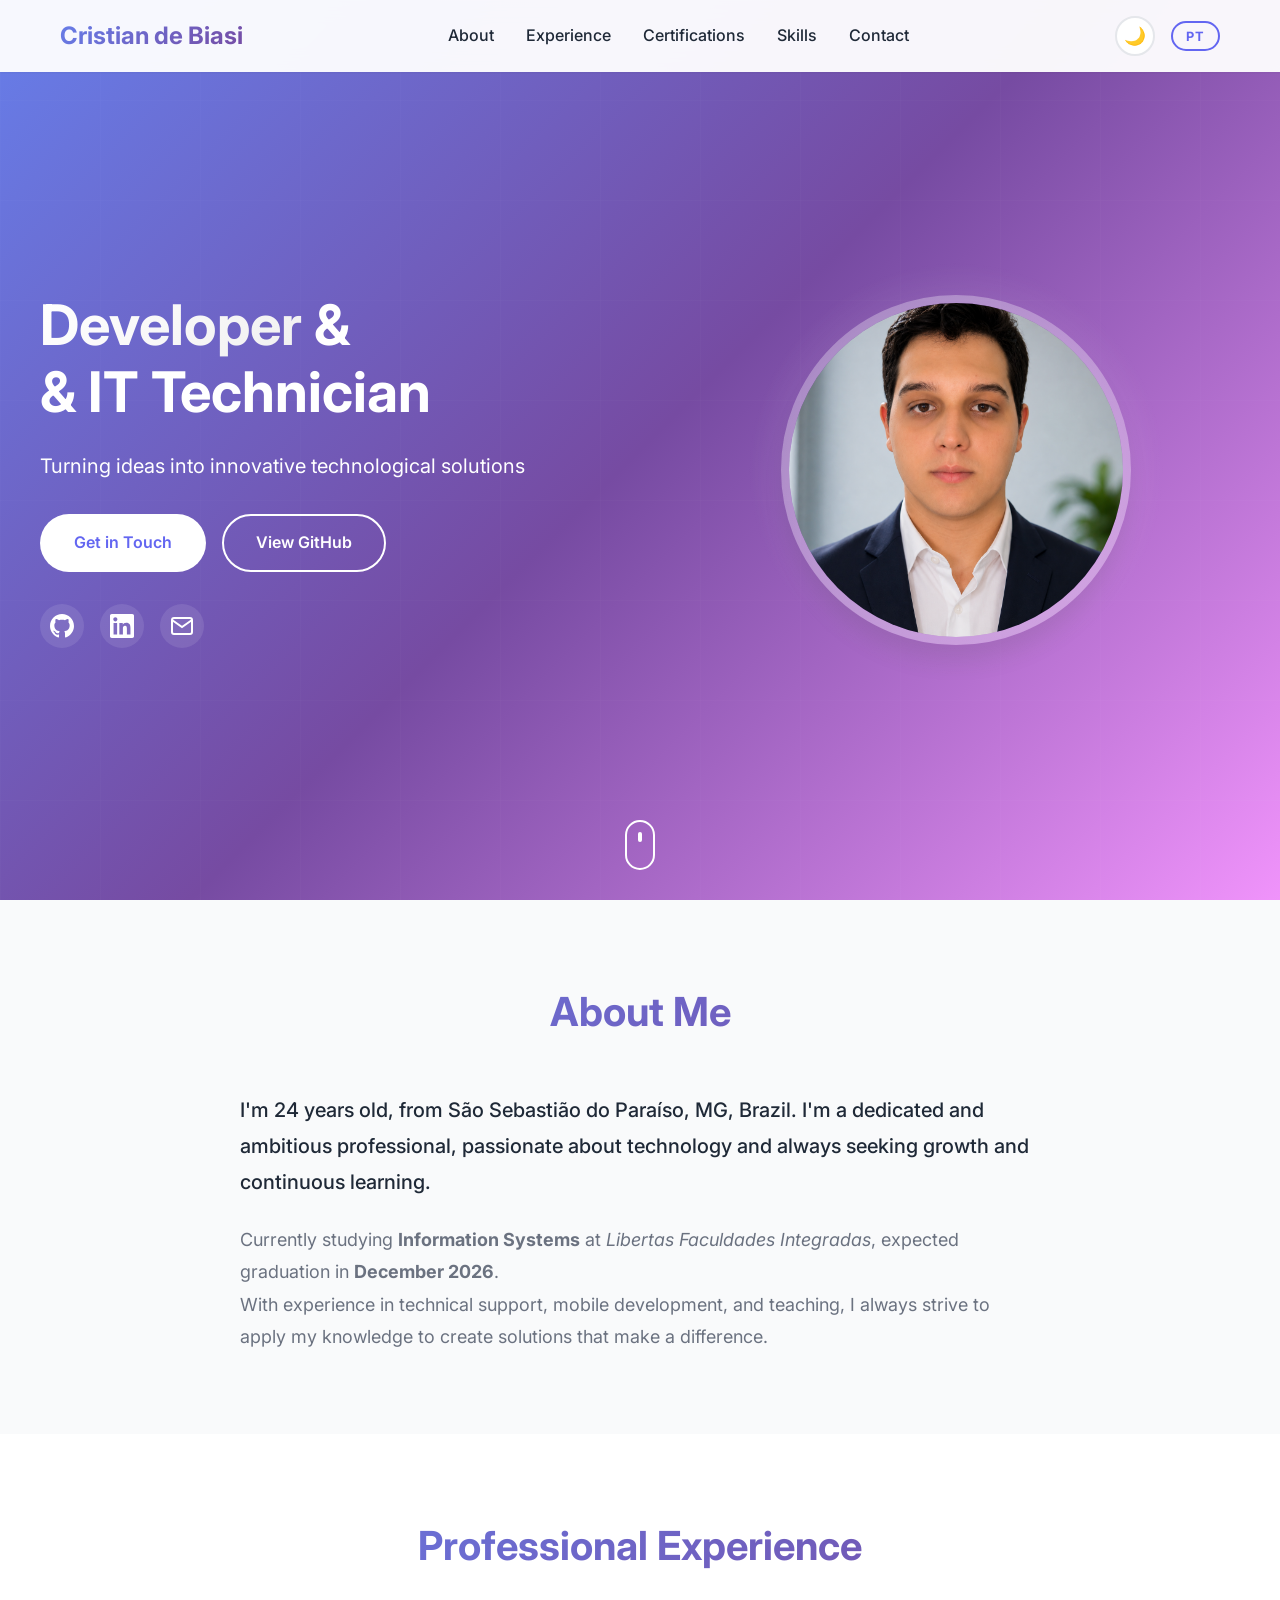
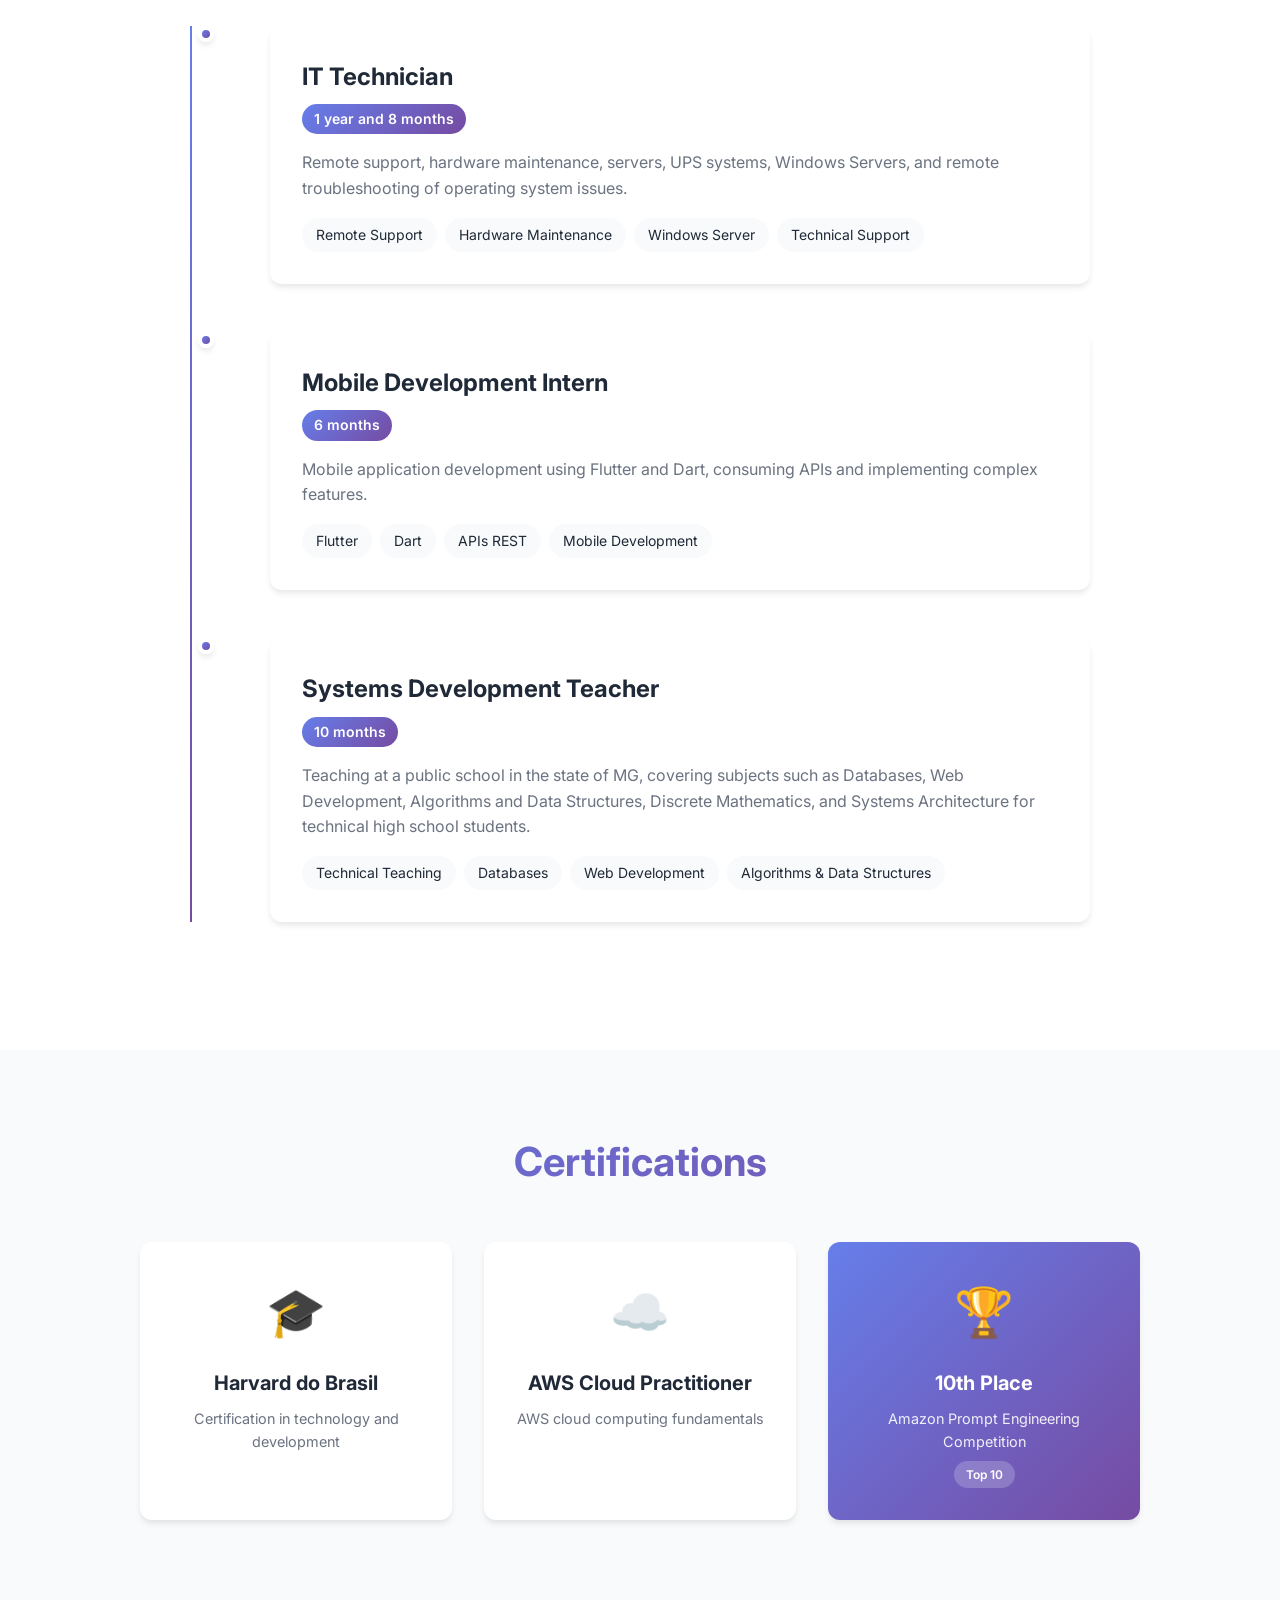
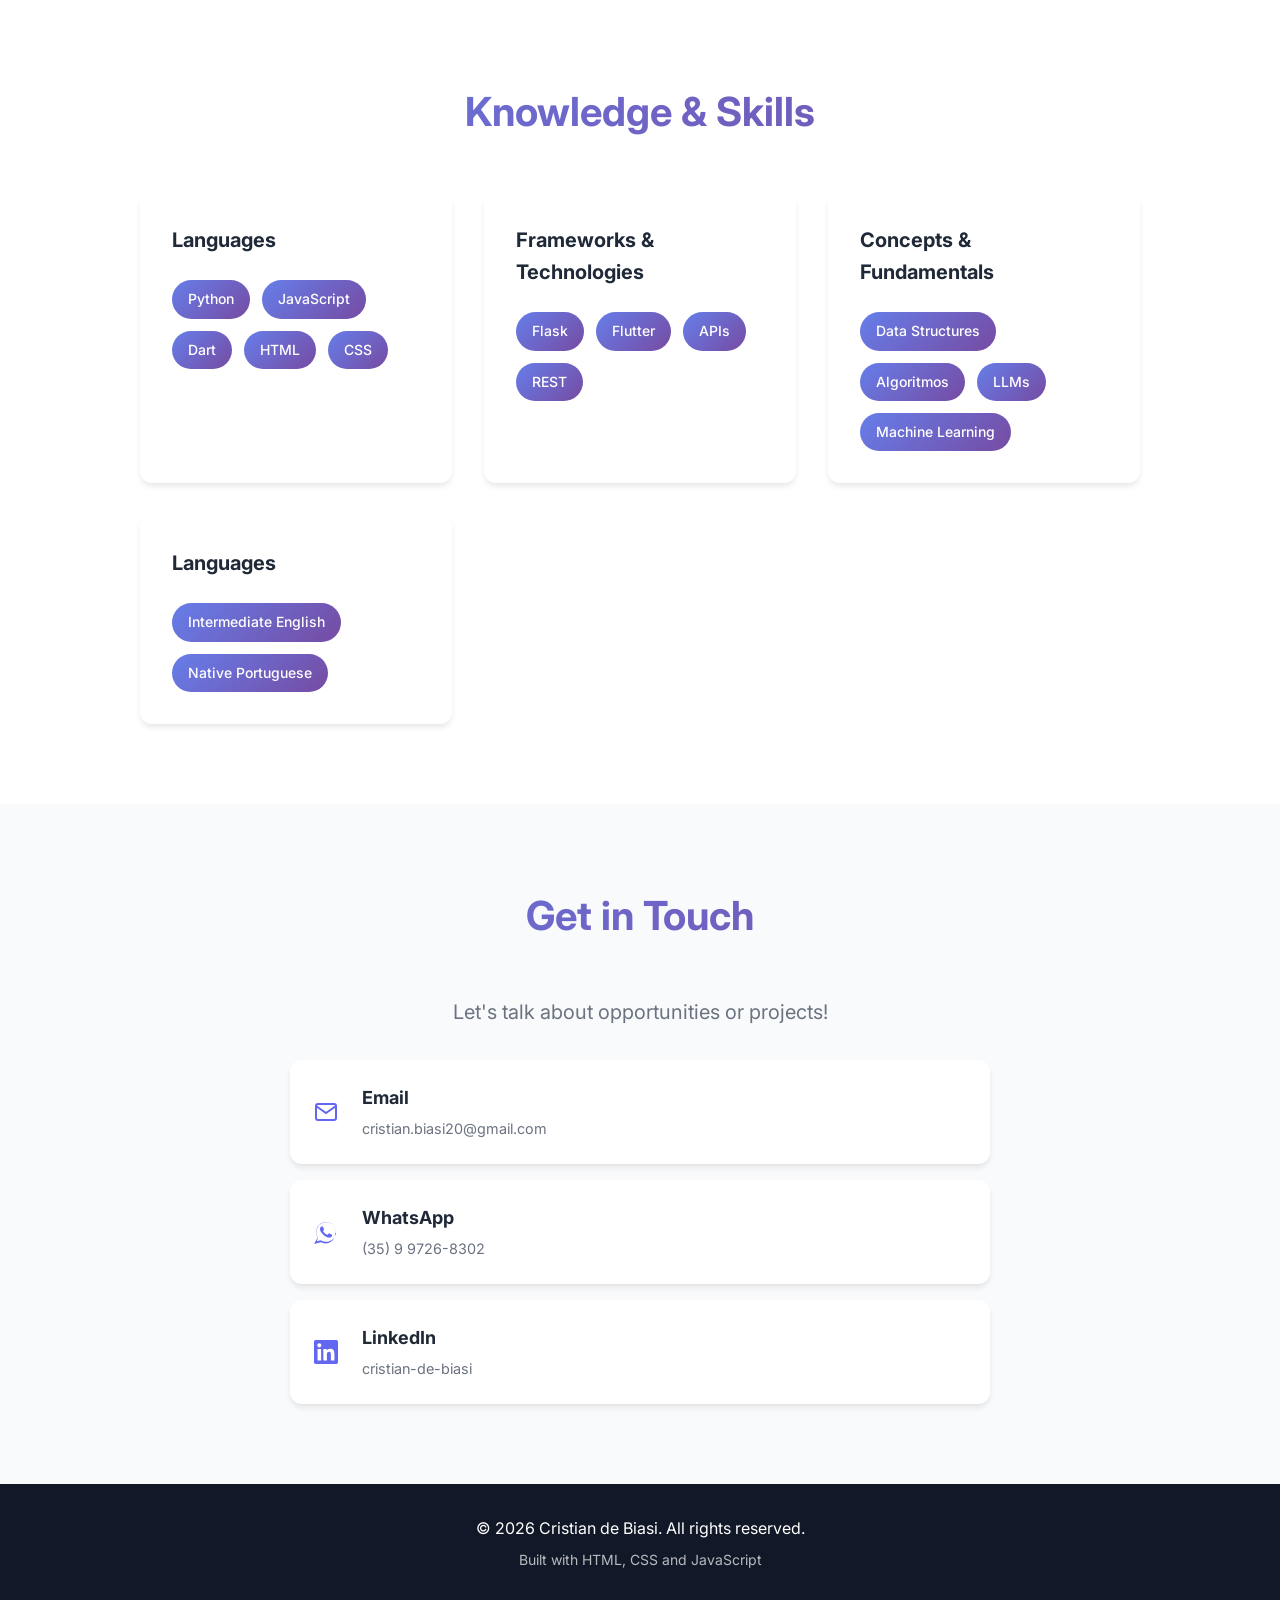
<file: index.html>
<!DOCTYPE html>
<html lang="pt-br">
<head>
    <meta charset="UTF-8">
    <meta name="viewport" content="width=device-width, initial-scale=1.0">
    <title>Cristian de Biasi | Desenvolvedor & Técnico de TI</title>
    <link rel="stylesheet" href="src/style.css">
    <link rel="preconnect" href="https://fonts.googleapis.com">
    <link rel="preconnect" href="https://fonts.gstatic.com" crossorigin>
    <link href="https://fonts.googleapis.com/css2?family=Inter:wght@300;400;500;600;700&display=swap" rel="stylesheet">
    <!-- Apply theme before render to prevent flash -->
    <script>
        (function() {
            var saved = localStorage.getItem('preferredTheme');
            var prefersDark = window.matchMedia('(prefers-color-scheme: dark)').matches;
            var theme = saved || (prefersDark ? 'dark' : 'light');
            document.documentElement.setAttribute('data-theme', theme);
        })();
    </script>
</head>
<body>
    <!-- Navigation -->
    <nav class="navbar">
        <div class="nav-container">
            <div class="nav-logo">Cristian de Biasi</div>
            <ul class="nav-menu">
                <li><a href="#sobre" data-i18n="navAbout">Sobre</a></li>
                <li><a href="#experiencia" data-i18n="navExperience">Experiência</a></li>
                <li><a href="#certificacoes" data-i18n="navCertifications">Certificações</a></li>
                <li><a href="#conhecimentos" data-i18n="navSkills">Conhecimentos</a></li>
                <li><a href="#contato" data-i18n="navContact">Contato</a></li>
            </ul>
            <div class="nav-actions">
                <button id="themeToggle" class="theme-toggle" onclick="toggleTheme()" aria-label="Toggle theme">🌙</button>
                <button id="langToggle" class="lang-toggle" onclick="toggleLanguage()" aria-label="Switch language">EN</button>
                <div class="hamburger">
                    <span></span>
                    <span></span>
                    <span></span>
                </div>
            </div>
        </div>
    </nav>

    <!-- Hero Section -->
    <section class="hero">
        <div class="hero-container">
            <div class="hero-content">
                <div class="hero-text">
                    <h1 class="hero-title">
                        <span class="gradient-text" data-i18n="heroTitle1">Desenvolvedor</span> &<br>
                        <span data-i18n="heroTitle2">Técnico de TI</span>
                    </h1>
                    <p class="hero-subtitle" data-i18n="heroSubtitle">
                        Transformando ideias em soluções tecnológicas inovadoras
                    </p>
                    <div class="hero-buttons">
                        <a href="#contato" class="btn btn-primary" data-i18n="heroBtnContact">Entre em Contato</a>
                        <a href="https://github.com/CristianBiasi" target="_blank" class="btn btn-secondary" data-i18n="heroBtnGithub">Ver GitHub</a>
                    </div>
                    <div class="social-icons">
                        <a href="https://github.com/CristianBiasi" target="_blank" aria-label="GitHub">
                            <svg width="24" height="24" viewBox="0 0 24 24" fill="currentColor">
                                <path d="M12 0c-6.626 0-12 5.373-12 12 0 5.302 3.438 9.8 8.207 11.387.599.111.793-.261.793-.577v-2.234c-3.338.726-4.033-1.416-4.033-1.416-.546-1.387-1.333-1.756-1.333-1.756-1.089-.745.083-.729.083-.729 1.205.084 1.839 1.237 1.839 1.237 1.07 1.834 2.807 1.304 3.492.997.107-.775.418-1.305.762-1.604-2.665-.305-5.467-1.334-5.467-5.931 0-1.311.469-2.381 1.236-3.221-.124-.303-.535-1.524.117-3.176 0 0 1.008-.322 3.301 1.23.957-.266 1.983-.399 3.003-.404 1.02.005 2.047.138 3.006.404 2.291-1.552 3.297-1.23 3.297-1.23.653 1.653.242 2.874.118 3.176.77.84 1.235 1.911 1.235 3.221 0 4.609-2.807 5.624-5.479 5.921.43.372.823 1.102.823 2.222v3.293c0 .319.192.694.801.576 4.765-1.589 8.199-6.086 8.199-11.386 0-6.627-5.373-12-12-12z"/>
                            </svg>
                        </a>
                        <a href="https://www.linkedin.com/in/cristian-de-biasi-293981289/" target="_blank" aria-label="LinkedIn">
                            <svg width="24" height="24" viewBox="0 0 24 24" fill="currentColor">
                                <path d="M20.447 20.452h-3.554v-5.569c0-1.328-.027-3.037-1.852-3.037-1.853 0-2.136 1.445-2.136 2.939v5.667H9.351V9h3.414v1.561h.046c.477-.9 1.637-1.85 3.37-1.85 3.601 0 4.267 2.37 4.267 5.455v6.286zM5.337 7.433c-1.144 0-2.063-.926-2.063-2.065 0-1.138.92-2.063 2.063-2.063 1.14 0 2.064.925 2.064 2.063 0 1.139-.925 2.065-2.064 2.065zm1.782 13.019H3.555V9h3.564v11.452zM22.225 0H1.771C.792 0 0 .774 0 1.729v20.542C0 23.227.792 24 1.771 24h20.451C23.2 24 24 23.227 24 22.271V1.729C24 .774 23.2 0 22.222 0h.003z"/>
                            </svg>
                        </a>
                        <a href="mailto:cristian.biasi20@gmail.com" aria-label="Email">
                            <svg width="24" height="24" viewBox="0 0 24 24" fill="none" stroke="currentColor" stroke-width="2">
                                <path d="M4 4h16c1.1 0 2 .9 2 2v12c0 1.1-.9 2-2 2H4c-1.1 0-2-.9-2-2V6c0-1.1.9-2 2-2z"/>
                                <polyline points="22,6 12,13 2,6"/>
                            </svg>
                        </a>
                    </div>
                </div>
                <div class="hero-image">
                    <div class="image-wrapper">
                        <img src="img/me.png" alt="Cristian de Biasi">
                        <div class="image-glow"></div>
                    </div>
                </div>
            </div>
        </div>
        <div class="scroll-indicator">
            <div class="mouse">
                <div class="wheel"></div>
            </div>
        </div>
    </section>

    <!-- About Section -->
    <section id="sobre" class="about">
        <div class="container">
            <h2 class="section-title" data-i18n="aboutTitle">Sobre Mim</h2>
            <div class="about-content">
                <div class="about-text">
                    <p class="lead" data-i18n="aboutLead">
                        Tenho 24 anos, natural de São Sebastião do Paraíso, MG. Sou um profissional dedicado e ambicioso, 
                        apaixonado por tecnologia e sempre em busca de crescimento e aprendizado contínuo.
                    </p>
                    <p data-i18n="aboutP1">
                        Atualmente cursando <strong>Sistemas de Informação</strong> na <em>Libertas Faculdades Integradas</em>, 
                        com previsão de conclusão em <strong>dezembro de 2026</strong>.
                    </p>
                    <p data-i18n="aboutP2">
                        Com experiência em suporte técnico, desenvolvimento mobile e ensino, busco sempre aplicar 
                        meus conhecimentos para criar soluções que façam a diferença.
                    </p>
                </div>
            </div>
        </div>
    </section>

    <!-- Experience Section -->
    <section id="experiencia" class="experience">
        <div class="container">
            <h2 class="section-title" data-i18n="experienceTitle">Experiência Profissional</h2>
            <div class="timeline">
                <div class="timeline-item">
                    <div class="timeline-marker"></div>
                    <div class="timeline-content">
                        <h3 data-i18n="job1Title">Técnico de TI</h3>
                        <span class="timeline-period" data-i18n="job1Period">1 ano e 8 meses</span>
                        <p data-i18n="job1Desc">Atendimento remoto, manutenção de hardwares, servidores, nobreaks, Windows Servers e resolução de problemas de sistemas operacionais remotamente.</p>
                        <ul class="timeline-skills">
                            <li data-i18n="skillRemoteSupport">Atendimento Remoto</li>
                            <li data-i18n="skillHardware">Manutenção de Hardware</li>
                            <li>Windows Server</li>
                            <li data-i18n="skillTechSupport">Suporte Técnico</li>
                        </ul>
                    </div>
                </div>

                <div class="timeline-item">
                    <div class="timeline-marker"></div>
                    <div class="timeline-content">
                        <h3 data-i18n="job2Title">Estágio em Desenvolvimento Mobile</h3>
                        <span class="timeline-period" data-i18n="job2Period">6 meses</span>
                        <p data-i18n="job2Desc">Desenvolvimento de aplicativos mobile utilizando Flutter e Dart, com consumo de APIs e implementação de funcionalidades complexas.</p>
                        <ul class="timeline-skills">
                            <li>Flutter</li>
                            <li>Dart</li>
                            <li>APIs REST</li>
                            <li>Mobile Development</li>
                        </ul>
                    </div>
                </div>

                <div class="timeline-item">
                    <div class="timeline-marker"></div>
                    <div class="timeline-content">
                        <h3 data-i18n="job3Title">Professor de Desenvolvimento de Sistemas</h3>
                        <span class="timeline-period" data-i18n="job3Period">10 meses</span>
                        <p data-i18n="job3Desc">Lecionando em escola pública pelo estado de MG, disciplinas como Banco de Dados, Desenvolvimento Web, Algoritmos e Estruturas de Dados, Matemática Discreta e Arquitetura de Sistemas para alunos do ensino médio técnico.</p>
                        <ul class="timeline-skills">
                            <li data-i18n="skillTechTeaching">Ensino Técnico</li>
                            <li data-i18n="skillDatabase">Banco de Dados</li>
                            <li data-i18n="skillWebDev">Desenvolvimento Web</li>
                            <li data-i18n="skillAlgorithms">Algoritmos e Estrutura de Dados</li>
                        </ul>
                    </div>
                </div>
            </div>
        </div>
    </section>

    <!-- Certifications Section -->
    <section id="certificacoes" class="certifications">
        <div class="container">
            <h2 class="section-title" data-i18n="certificationsTitle">Certificações</h2>
            <div class="cert-grid">
                <div class="cert-card">
                    <div class="cert-icon">🎓</div>
                    <h3>Harvard do Brasil</h3>
                    <p data-i18n="cert1Desc">Certificação em tecnologia e desenvolvimento</p>
                </div>
                <div class="cert-card">
                    <div class="cert-icon">☁️</div>
                    <h3>AWS Cloud Practitioner</h3>
                    <p data-i18n="cert2Desc">Fundamentos de computação em nuvem AWS</p>
                </div>
                <div class="cert-card highlight">
                    <div class="cert-icon">🏆</div>
                    <h3 data-i18n="cert3Title">10° Colocado</h3>
                    <p data-i18n="cert3Desc">Competição Amazon Engenharia de Prompt</p>
                    <span class="badge">Top 10</span>
                </div>
            </div>
        </div>
    </section>

    <!-- Skills Section -->
    <section id="conhecimentos" class="skills">
        <div class="container">
            <h2 class="section-title" data-i18n="skillsTitle">Conhecimentos & Habilidades</h2>
            <div class="skills-grid">
                <div class="skill-category">
                    <h3 data-i18n="skillCatLanguages">Linguagens</h3>
                    <div class="skill-tags">
                        <span class="skill-tag">Python</span>
                        <span class="skill-tag">JavaScript</span>
                        <span class="skill-tag">Dart</span>
                        <span class="skill-tag">HTML</span>
                        <span class="skill-tag">CSS</span>
                    </div>
                </div>
                <div class="skill-category">
                    <h3 data-i18n="skillCatFrameworks">Frameworks & Tecnologias</h3>
                    <div class="skill-tags">
                        <span class="skill-tag">Flask</span>
                        <span class="skill-tag">Flutter</span>
                        <span class="skill-tag">APIs</span>
                        <span class="skill-tag">REST</span>
                    </div>
                </div>
                <div class="skill-category">
                    <h3 data-i18n="skillCatConcepts">Conceitos & Fundamentos</h3>
                    <div class="skill-tags">
                        <span class="skill-tag" data-i18n="skillDataStructures">Estrutura de Dados</span>
                        <span class="skill-tag">Algoritmos</span>
                        <span class="skill-tag">LLMs</span>
                        <span class="skill-tag">Machine Learning</span>
                    </div>
                </div>
                <div class="skill-category">
                    <h3 data-i18n="skillCatLanguagesHuman">Idiomas</h3>
                    <div class="skill-tags">
                        <span class="skill-tag" data-i18n="skillEnglish">Inglês Intermediário</span>
                        <span class="skill-tag" data-i18n="skillPortuguese">Português Nativo</span>
                    </div>
                </div>
            </div>
        </div>
    </section>

    <!-- Contact Section -->
    <section id="contato" class="contact">
        <div class="container">
            <h2 class="section-title" data-i18n="contactTitle">Entre em Contato</h2>
            <div class="contact-content">
                <div class="contact-info">
                    <p class="contact-lead" data-i18n="contactLead">Vamos conversar sobre oportunidades ou projetos!</p>
                    <div class="contact-methods">
                        <a href="mailto:cristian.biasi20@gmail.com" class="contact-item">
                            <svg width="24" height="24" viewBox="0 0 24 24" fill="none" stroke="currentColor" stroke-width="2">
                                <path d="M4 4h16c1.1 0 2 .9 2 2v12c0 1.1-.9 2-2 2H4c-1.1 0-2-.9-2-2V6c0-1.1.9-2 2-2z"/>
                                <polyline points="22,6 12,13 2,6"/>
                            </svg>
                            <div>
                                <strong>Email</strong>
                                <span>cristian.biasi20@gmail.com</span>
                            </div>
                        </a>
                        <a href="https://wa.me/5535998278602" target="_blank" class="contact-item">
                            <svg width="24" height="24" viewBox="0 0 24 24" fill="currentColor">
                                <path d="M17.472 14.382c-.297-.149-1.758-.867-2.03-.967-.273-.099-.471-.148-.67.15-.197.297-.767.966-.94 1.164-.173.199-.347.223-.644.075-.297-.15-1.255-.463-2.39-1.475-.883-.788-1.48-1.761-1.653-2.059-.173-.297-.018-.458.13-.606.134-.133.298-.347.446-.52.149-.174.198-.298.298-.497.099-.198.05-.371-.025-.52-.075-.149-.669-1.612-.916-2.207-.242-.579-.487-.5-.669-.51-.173-.008-.371-.01-.57-.01-.198 0-.52.074-.792.372-.272.297-1.04 1.016-1.04 2.479 0 1.462 1.065 2.875 1.213 3.074.149.198 2.096 3.2 5.077 4.487.709.306 1.262.489 1.694.625.712.227 1.36.195 1.871.118.571-.085 1.758-.719 2.006-1.413.248-.694.248-1.289.173-1.413-.074-.124-.272-.198-.57-.347m-5.421 7.403h-.004a9.87 9.87 0 01-5.031-1.378l-.361-.214-3.741.982.998-3.648-.235-.374a9.86 9.86 0 01-1.51-5.26c.001-5.45 4.436-9.884 9.888-9.884 2.64 0 5.122 1.03 6.988 2.898a9.825 9.825 0 012.893 6.994c-.003 5.45-4.437 9.884-9.885 9.884m9.864-9.884c0-5.365-4.365-9.73-9.73-9.73-5.365 0-9.73 4.365-9.73 9.73 0 1.896.546 3.6 1.486 5.07L.087 24l6.69-1.752a9.78 9.78 0 004.583 1.141h.004c5.365 0 9.73-4.365 9.73-9.731"/>
                            </svg>
                            <div>
                                <strong>WhatsApp</strong>
                                <span>(35) 9 9726-8302</span>
                            </div>
                        </a>
                        <a href="https://www.linkedin.com/in/cristian-de-biasi-293981289/" target="_blank" class="contact-item">
                            <svg width="24" height="24" viewBox="0 0 24 24" fill="currentColor">
                                <path d="M20.447 20.452h-3.554v-5.569c0-1.328-.027-3.037-1.852-3.037-1.853 0-2.136 1.445-2.136 2.939v5.667H9.351V9h3.414v1.561h.046c.477-.9 1.637-1.85 3.37-1.85 3.601 0 4.267 2.37 4.267 5.455v6.286zM5.337 7.433c-1.144 0-2.063-.926-2.063-2.065 0-1.138.92-2.063 2.063-2.063 1.14 0 2.064.925 2.064 2.063 0 1.139-.925 2.065-2.064 2.065zm1.782 13.019H3.555V9h3.564v11.452zM22.225 0H1.771C.792 0 0 .774 0 1.729v20.542C0 23.227.792 24 1.771 24h20.451C23.2 24 24 23.227 24 22.271V1.729C24 .774 23.2 0 22.222 0h.003z"/>
                            </svg>
                            <div>
                                <strong>LinkedIn</strong>
                                <span>cristian-de-biasi</span>
                            </div>
                        </a>
                    </div>
                </div>
            </div>
        </div>
    </section>

    <!-- Footer -->
    <footer class="footer">
        <div class="container">
            <div class="footer-content">
                <p>&copy; <span id="currentYear"></span> Cristian de Biasi. <span data-i18n="footerRights">Todos os direitos reservados.</span></p>
                <p class="footer-subtitle" data-i18n="footerBuilt">Desenvolvido com HTML, CSS e JavaScript</p>
            </div>
        </div>
    </footer>

    <!-- Back to Top Button -->
    <button id="backToTop" class="back-to-top" data-i18n-aria="backToTop" title="Voltar ao topo" aria-label="Voltar ao topo">
        <svg width="20" height="20" viewBox="0 0 24 24" fill="none" stroke="currentColor" stroke-width="2">
            <polyline points="18 15 12 9 6 15"></polyline>
        </svg>
    </button>

    <script src="src/i18n.js"></script>
    <script src="src/index.js"></script>
</body>
</html>
</file>
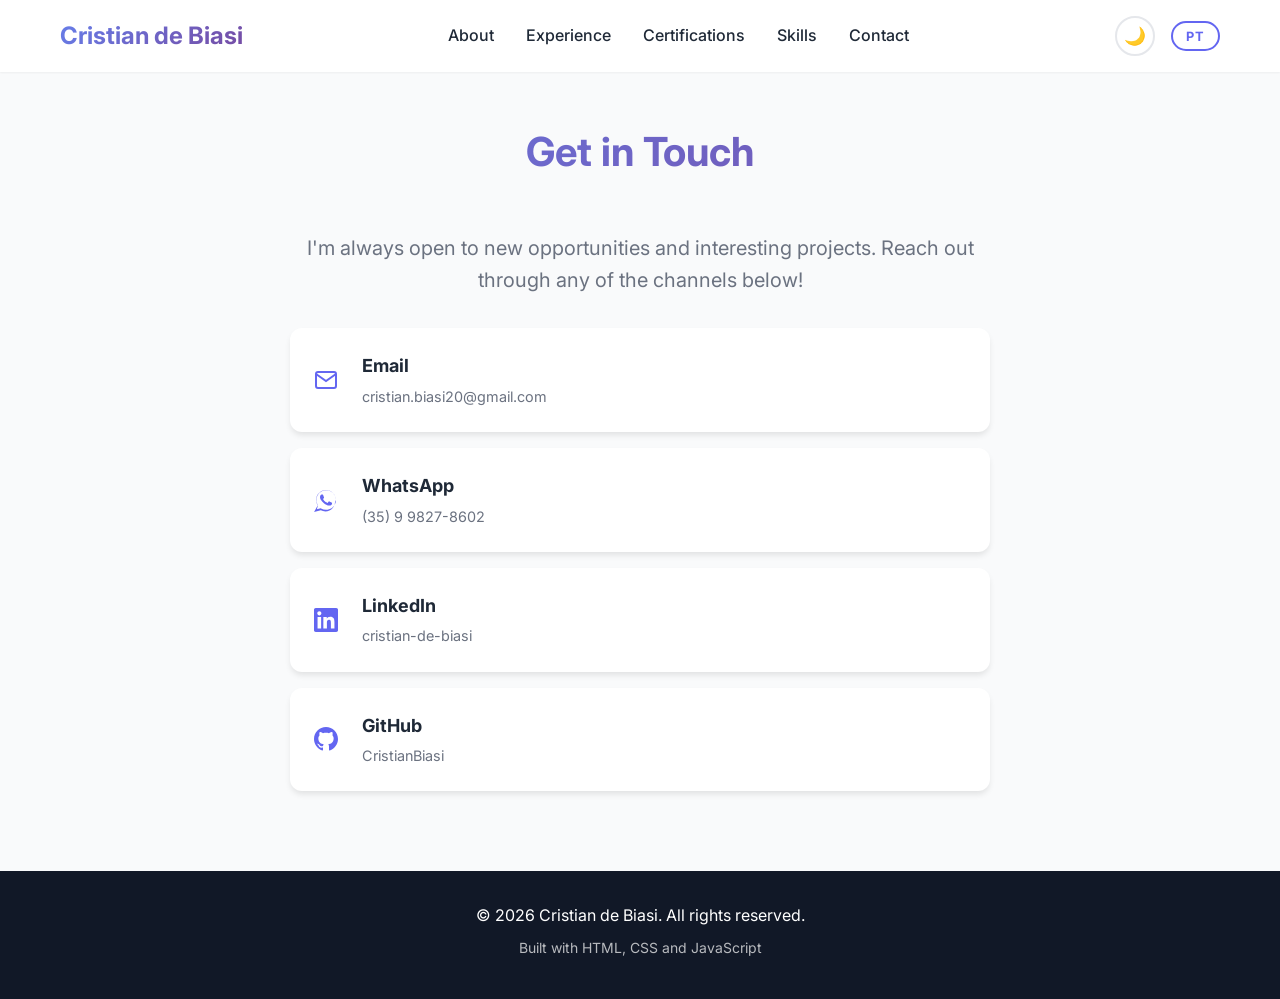
<file: src/contato.html>
<!DOCTYPE html>
<html lang="pt-br">
<head>
    <meta charset="UTF-8">
    <meta name="viewport" content="width=device-width, initial-scale=1.0">
    <title>Contato | Cristian de Biasi</title>
    <link rel="stylesheet" href="style.css">
    <link rel="preconnect" href="https://fonts.googleapis.com">
    <link rel="preconnect" href="https://fonts.gstatic.com" crossorigin>
    <link href="https://fonts.googleapis.com/css2?family=Inter:wght@300;400;500;600;700&display=swap" rel="stylesheet">
    <!-- Apply theme before render to prevent flash -->
    <script>
        (function() {
            var saved = localStorage.getItem('preferredTheme');
            var prefersDark = window.matchMedia('(prefers-color-scheme: dark)').matches;
            var theme = saved || (prefersDark ? 'dark' : 'light');
            document.documentElement.setAttribute('data-theme', theme);
        })();
    </script>
</head>
<body data-page="contact">
    <nav class="navbar">
        <div class="nav-container">
            <div class="nav-logo">Cristian de Biasi</div>
            <ul class="nav-menu">
                <li><a href="../index.html#sobre" data-i18n="navAbout">Sobre</a></li>
                <li><a href="../index.html#experiencia" data-i18n="navExperience">Experiência</a></li>
                <li><a href="../index.html#certificacoes" data-i18n="navCertifications">Certificações</a></li>
                <li><a href="../index.html#conhecimentos" data-i18n="navSkills">Conhecimentos</a></li>
                <li><a href="#contato" data-i18n="navContact">Contato</a></li>
            </ul>
            <div class="nav-actions">
                <button id="themeToggle" class="theme-toggle" onclick="toggleTheme()" aria-label="Toggle theme">🌙</button>
                <button id="langToggle" class="lang-toggle" onclick="toggleLanguage()" aria-label="Switch language">EN</button>
                <div class="hamburger">
                    <span></span>
                    <span></span>
                    <span></span>
                </div>
            </div>
        </div>
    </nav>

    <section id="contato" class="contact" style="padding-top: 120px;">
        <div class="container">
            <h2 class="section-title" data-i18n="contactTitle">Entre em Contato</h2>
            <div class="contact-content">
                <p class="contact-lead" data-i18n="contactLeadFull">Estou sempre aberto a novas oportunidades e projetos interessantes. Entre em contato através de qualquer um dos canais abaixo!</p>
                <div class="contact-methods">
                    <a href="mailto:cristian.biasi20@gmail.com" class="contact-item">
                        <svg width="24" height="24" viewBox="0 0 24 24" fill="none" stroke="currentColor" stroke-width="2">
                            <path d="M4 4h16c1.1 0 2 .9 2 2v12c0 1.1-.9 2-2 2H4c-1.1 0-2-.9-2-2V6c0-1.1.9-2 2-2z"/>
                            <polyline points="22,6 12,13 2,6"/>
                        </svg>
                        <div>
                            <strong>Email</strong>
                            <span>cristian.biasi20@gmail.com</span>
                        </div>
                    </a>
                    <a href="https://wa.me/5535998278602" target="_blank" class="contact-item">
                        <svg width="24" height="24" viewBox="0 0 24 24" fill="currentColor">
                            <path d="M17.472 14.382c-.297-.149-1.758-.867-2.03-.967-.273-.099-.471-.148-.67.15-.197.297-.767.966-.94 1.164-.173.199-.347.223-.644.075-.297-.15-1.255-.463-2.39-1.475-.883-.788-1.48-1.761-1.653-2.059-.173-.297-.018-.458.13-.606.134-.133.298-.347.446-.52.149-.174.198-.298.298-.497.099-.198.05-.371-.025-.52-.075-.149-.669-1.612-.916-2.207-.242-.579-.487-.5-.669-.51-.173-.008-.371-.01-.57-.01-.198 0-.52.074-.792.372-.272.297-1.04 1.016-1.04 2.479 0 1.462 1.065 2.875 1.213 3.074.149.198 2.096 3.2 5.077 4.487.709.306 1.262.489 1.694.625.712.227 1.36.195 1.871.118.571-.085 1.758-.719 2.006-1.413.248-.694.248-1.289.173-1.413-.074-.124-.272-.198-.57-.347m-5.421 7.403h-.004a9.87 9.87 0 01-5.031-1.378l-.361-.214-3.741.982.998-3.648-.235-.374a9.86 9.86 0 01-1.51-5.26c.001-5.45 4.436-9.884 9.888-9.884 2.64 0 5.122 1.03 6.988 2.898a9.825 9.825 0 012.893 6.994c-.003 5.45-4.437 9.884-9.885 9.884m9.864-9.884c0-5.365-4.365-9.73-9.73-9.73-5.365 0-9.73 4.365-9.73 9.73 0 1.896.546 3.6 1.486 5.07L.087 24l6.69-1.752a9.78 9.78 0 004.583 1.141h.004c5.365 0 9.73-4.365 9.73-9.731"/>
                        </svg>
                        <div>
                            <strong>WhatsApp</strong>
                            <span>(35) 9 9827-8602</span>
                        </div>
                    </a>
                    <a href="https://www.linkedin.com/in/cristian-de-biasi-293981289/" target="_blank" class="contact-item">
                        <svg width="24" height="24" viewBox="0 0 24 24" fill="currentColor">
                            <path d="M20.447 20.452h-3.554v-5.569c0-1.328-.027-3.037-1.852-3.037-1.853 0-2.136 1.445-2.136 2.939v5.667H9.351V9h3.414v1.561h.046c.477-.9 1.637-1.85 3.37-1.85 3.601 0 4.267 2.37 4.267 5.455v6.286zM5.337 7.433c-1.144 0-2.063-.926-2.063-2.065 0-1.138.92-2.063 2.063-2.063 1.14 0 2.064.925 2.064 2.063 0 1.139-.925 2.065-2.064 2.065zm1.782 13.019H3.555V9h3.564v11.452zM22.225 0H1.771C.792 0 0 .774 0 1.729v20.542C0 23.227.792 24 1.771 24h20.451C23.2 24 24 23.227 24 22.271V1.729C24 .774 23.2 0 22.222 0h.003z"/>
                        </svg>
                        <div>
                            <strong>LinkedIn</strong>
                            <span>cristian-de-biasi</span>
                        </div>
                    </a>
                    <a href="https://github.com/CristianBiasi" target="_blank" class="contact-item">
                        <svg width="24" height="24" viewBox="0 0 24 24" fill="currentColor">
                            <path d="M12 0c-6.626 0-12 5.373-12 12 0 5.302 3.438 9.8 8.207 11.387.599.111.793-.261.793-.577v-2.234c-3.338.726-4.033-1.416-4.033-1.416-.546-1.387-1.333-1.756-1.333-1.756-1.089-.745.083-.729.083-.729 1.205.084 1.839 1.237 1.839 1.237 1.07 1.834 2.807 1.304 3.492.997.107-.775.418-1.305.762-1.604-2.665-.305-5.467-1.334-5.467-5.931 0-1.311.469-2.381 1.236-3.221-.124-.303-.535-1.524.117-3.176 0 0 1.008-.322 3.301 1.23.957-.266 1.983-.399 3.003-.404 1.02.005 2.047.138 3.006.404 2.291-1.552 3.297-1.23 3.297-1.23.653 1.653.242 2.874.118 3.176.77.84 1.235 1.911 1.235 3.221 0 4.609-2.807 5.624-5.479 5.921.43.372.823 1.102.823 2.222v3.293c0 .319.192.694.801.576 4.765-1.589 8.199-6.086 8.199-11.386 0-6.627-5.373-12-12-12z"/>
                        </svg>
                        <div>
                            <strong>GitHub</strong>
                            <span>CristianBiasi</span>
                        </div>
                    </a>
                </div>
            </div>
        </div>
    </section>

    <footer class="footer">
        <div class="container">
            <div class="footer-content">
                <p>&copy; <span id="currentYear"></span> Cristian de Biasi. <span data-i18n="footerRights">Todos os direitos reservados.</span></p>
                <p class="footer-subtitle" data-i18n="footerBuilt">Desenvolvido com HTML, CSS e JavaScript</p>
            </div>
        </div>
    </footer>

    <button id="backToTop" class="back-to-top" data-i18n-aria="backToTop" title="Voltar ao topo" aria-label="Voltar ao topo">
        <svg width="20" height="20" viewBox="0 0 24 24" fill="none" stroke="currentColor" stroke-width="2">
            <polyline points="18 15 12 9 6 15"></polyline>
        </svg>
    </button>

    <script src="i18n.js"></script>
    <script src="index.js"></script>
</body>
</html>
</file>
<file: src/style.css>
/* ============================================
   RESET & BASE STYLES
   ============================================ */
* {
    margin: 0;
    padding: 0;
    box-sizing: border-box;
}

/* ============================================
   LIGHT THEME (default)
   ============================================ */
:root {
    --primary-color: #6366f1;
    --primary-dark: #4f46e5;
    --secondary-color: #8b5cf6;
    --accent-color: #ec4899;

    --text-primary: #1f2937;
    --text-secondary: #6b7280;

    --bg-primary: #ffffff;
    --bg-secondary: #f9fafb;
    --bg-dark: #111827;
    --bg-card: #ffffff;
    --bg-navbar: rgba(255, 255, 255, 0.95);
    --bg-nav-mobile: #ffffff;

    --border-color: #e5e7eb;

    --shadow-sm: 0 1px 2px 0 rgba(0, 0, 0, 0.05);
    --shadow-md: 0 4px 6px -1px rgba(0, 0, 0, 0.1);
    --shadow-lg: 0 10px 15px -3px rgba(0, 0, 0, 0.1);
    --shadow-xl: 0 20px 25px -5px rgba(0, 0, 0, 0.1);

    --gradient-primary: linear-gradient(135deg, #667eea 0%, #764ba2 100%);
    --gradient-secondary: linear-gradient(135deg, #f093fb 0%, #f5576c 100%);
    --gradient-accent: linear-gradient(135deg, #4facfe 0%, #00f2fe 100%);

    --timeline-marker-border: #ffffff;
}

/* ============================================
   DARK THEME
   ============================================ */
[data-theme="dark"] {
    --primary-color: #818cf8;
    --primary-dark: #6366f1;
    --secondary-color: #a78bfa;
    --accent-color: #f472b6;

    --text-primary: #f1f5f9;
    --text-secondary: #94a3b8;

    --bg-primary: #0f172a;
    --bg-secondary: #1e293b;
    --bg-dark: #020617;
    --bg-card: #1e293b;
    --bg-navbar: rgba(15, 23, 42, 0.95);
    --bg-nav-mobile: #1e293b;

    --border-color: #334155;

    --shadow-sm: 0 1px 2px 0 rgba(0, 0, 0, 0.3);
    --shadow-md: 0 4px 6px -1px rgba(0, 0, 0, 0.4);
    --shadow-lg: 0 10px 15px -3px rgba(0, 0, 0, 0.4);
    --shadow-xl: 0 20px 25px -5px rgba(0, 0, 0, 0.5);

    --gradient-primary: linear-gradient(135deg, #818cf8 0%, #a78bfa 100%);
    --gradient-secondary: linear-gradient(135deg, #f472b6 0%, #fb7185 100%);
    --gradient-accent: linear-gradient(135deg, #38bdf8 0%, #34d399 100%);

    --timeline-marker-border: #1e293b;
}

html {
    scroll-behavior: smooth;
    transition: background-color 0.3s ease, color 0.3s ease;
}

body {
    font-family: 'Inter', -apple-system, BlinkMacSystemFont, 'Segoe UI', Roboto, Oxygen, Ubuntu, Cantarell, sans-serif;
    line-height: 1.6;
    color: var(--text-primary);
    background-color: var(--bg-primary);
    overflow-x: hidden;
    transition: background-color 0.3s ease, color 0.3s ease;
}

.container {
    max-width: 1200px;
    margin: 0 auto;
    padding: 0 20px;
}

/* ============================================
   NAVIGATION
   ============================================ */
.navbar {
    position: fixed;
    top: 0;
    left: 0;
    right: 0;
    background: var(--bg-navbar);
    backdrop-filter: blur(10px);
    box-shadow: var(--shadow-sm);
    z-index: 1000;
    transition: all 0.3s ease;
}

.nav-container {
    max-width: 1200px;
    margin: 0 auto;
    padding: 1rem 20px;
    display: flex;
    justify-content: space-between;
    align-items: center;
}

.nav-logo {
    font-size: 1.5rem;
    font-weight: 700;
    background: var(--gradient-primary);
    -webkit-background-clip: text;
    -webkit-text-fill-color: transparent;
    background-clip: text;
}

.nav-menu {
    display: flex;
    list-style: none;
    gap: 2rem;
}

.nav-menu a {
    color: var(--text-primary);
    text-decoration: none;
    font-weight: 500;
    transition: color 0.3s ease;
    position: relative;
}

.nav-menu a::after {
    content: '';
    position: absolute;
    bottom: -5px;
    left: 0;
    width: 0;
    height: 2px;
    background: var(--gradient-primary);
    transition: width 0.3s ease;
}

.nav-menu a:hover {
    color: var(--primary-color);
}

.nav-menu a:hover::after {
    width: 100%;
}

.nav-actions {
    display: flex;
    align-items: center;
    gap: 1rem;
}

/* Theme Toggle Button */
.theme-toggle {
    width: 40px;
    height: 40px;
    border: 2px solid var(--border-color);
    border-radius: 50%;
    background: var(--bg-card);
    color: var(--text-primary);
    cursor: pointer;
    display: flex;
    align-items: center;
    justify-content: center;
    transition: all 0.3s ease;
    font-size: 1.1rem;
    flex-shrink: 0;
}

.theme-toggle:hover {
    border-color: var(--primary-color);
    color: var(--primary-color);
    transform: rotate(20deg);
}

.lang-toggle {
    padding: 0.35rem 0.85rem;
    border: 2px solid var(--primary-color);
    border-radius: 20px;
    background: transparent;
    color: var(--primary-color);
    font-size: 0.8rem;
    font-weight: 700;
    cursor: pointer;
    transition: all 0.3s ease;
    letter-spacing: 0.05em;
    font-family: inherit;
}

.lang-toggle:hover {
    background: var(--primary-color);
    color: white;
}

.hamburger {
    display: none;
    flex-direction: column;
    cursor: pointer;
    gap: 4px;
}

.hamburger span {
    width: 25px;
    height: 3px;
    background: var(--text-primary);
    border-radius: 3px;
    transition: all 0.3s ease;
}

/* ============================================
   HERO SECTION
   ============================================ */
.hero {
    min-height: 100vh;
    display: flex;
    align-items: center;
    justify-content: center;
    padding: 120px 20px 80px;
    background: linear-gradient(135deg, #667eea 0%, #764ba2 50%, #f093fb 100%);
    position: relative;
    overflow: hidden;
}

.hero::before {
    content: '';
    position: absolute;
    top: 0;
    left: 0;
    right: 0;
    bottom: 0;
    background: url('data:image/svg+xml,<svg width="100" height="100" xmlns="http://www.w3.org/2000/svg"><defs><pattern id="grid" width="100" height="100" patternUnits="userSpaceOnUse"><path d="M 100 0 L 0 0 0 100" fill="none" stroke="rgba(255,255,255,0.1)" stroke-width="1"/></pattern></defs><rect width="100" height="100" fill="url(%23grid)"/></svg>');
    opacity: 0.3;
}

.hero-container {
    max-width: 1200px;
    width: 100%;
    position: relative;
    z-index: 1;
}

.hero-content {
    display: grid;
    grid-template-columns: 1fr 1fr;
    gap: 4rem;
    align-items: center;
}

.hero-text {
    color: white;
}

.hero-title {
    font-size: 3.5rem;
    font-weight: 700;
    line-height: 1.2;
    margin-bottom: 1.5rem;
    animation: fadeInUp 0.8s ease;
}

.gradient-text {
    background: linear-gradient(135deg, #fff 0%, #f0f0f0 100%);
    -webkit-background-clip: text;
    -webkit-text-fill-color: transparent;
    background-clip: text;
}

.hero-subtitle {
    font-size: 1.25rem;
    margin-bottom: 2rem;
    opacity: 0.95;
    animation: fadeInUp 0.8s ease 0.2s both;
}

.hero-buttons {
    display: flex;
    gap: 1rem;
    margin-bottom: 2rem;
    animation: fadeInUp 0.8s ease 0.4s both;
}

.btn {
    padding: 0.875rem 2rem;
    border-radius: 50px;
    text-decoration: none;
    font-weight: 600;
    transition: all 0.3s ease;
    display: inline-block;
    border: 2px solid transparent;
}

.btn-primary {
    background: white;
    color: var(--primary-color);
}

.btn-primary:hover {
    transform: translateY(-2px);
    box-shadow: var(--shadow-lg);
}

.btn-secondary {
    background: transparent;
    color: white;
    border-color: white;
}

.btn-secondary:hover {
    background: white;
    color: var(--primary-color);
}

.social-icons {
    display: flex;
    gap: 1rem;
    animation: fadeInUp 0.8s ease 0.6s both;
}

.social-icons a {
    width: 44px;
    height: 44px;
    display: flex;
    align-items: center;
    justify-content: center;
    background: rgba(255, 255, 255, 0.1);
    border-radius: 50%;
    color: white;
    transition: all 0.3s ease;
    backdrop-filter: blur(10px);
}

.social-icons a:hover {
    background: white;
    color: var(--primary-color);
    transform: translateY(-3px);
}

.hero-image {
    display: flex;
    justify-content: center;
    align-items: center;
    animation: fadeInRight 1s ease;
}

.image-wrapper {
    position: relative;
    width: 350px;
    height: 350px;
}

.image-wrapper img {
    width: 100%;
    height: 100%;
    object-fit: cover;
    border-radius: 50%;
    border: 8px solid rgba(255, 255, 255, 0.3);
    box-shadow: var(--shadow-xl);
    position: relative;
    z-index: 2;
}

.image-glow {
    position: absolute;
    top: 50%;
    left: 50%;
    transform: translate(-50%, -50%);
    width: 120%;
    height: 120%;
    background: radial-gradient(circle, rgba(255, 255, 255, 0.3) 0%, transparent 70%);
    border-radius: 50%;
    animation: pulse 2s ease-in-out infinite;
    z-index: 1;
}

.scroll-indicator {
    position: absolute;
    bottom: 30px;
    left: 50%;
    transform: translateX(-50%);
    animation: bounce 2s infinite;
}

.mouse {
    width: 30px;
    height: 50px;
    border: 2px solid white;
    border-radius: 20px;
    position: relative;
}

.wheel {
    width: 4px;
    height: 10px;
    background: white;
    border-radius: 2px;
    position: absolute;
    top: 10px;
    left: 50%;
    transform: translateX(-50%);
    animation: scroll 1.5s infinite;
}

/* ============================================
   SECTIONS
   ============================================ */
section {
    padding: 80px 20px;
}

.section-title {
    font-size: 2.5rem;
    font-weight: 700;
    text-align: center;
    margin-bottom: 3rem;
    background: var(--gradient-primary);
    -webkit-background-clip: text;
    -webkit-text-fill-color: transparent;
    background-clip: text;
}

/* About Section */
.about {
    background: var(--bg-secondary);
}

.about-content {
    max-width: 800px;
    margin: 0 auto;
}

.about-text {
    font-size: 1.125rem;
    line-height: 1.8;
    color: var(--text-secondary);
}

.about-text .lead {
    font-size: 1.25rem;
    color: var(--text-primary);
    font-weight: 500;
    margin-bottom: 1.5rem;
}

/* Experience Section */
.experience {
    background: var(--bg-primary);
}

.timeline {
    max-width: 900px;
    margin: 0 auto;
    position: relative;
    padding-left: 2rem;
}

.timeline::before {
    content: '';
    position: absolute;
    left: 0;
    top: 0;
    bottom: 0;
    width: 2px;
    background: var(--gradient-primary);
}

.timeline-item {
    position: relative;
    margin-bottom: 3rem;
    padding-left: 3rem;
}

.timeline-marker {
    position: absolute;
    left: -1.5rem;
    top: 0;
    width: 16px;
    height: 16px;
    border-radius: 50%;
    background: var(--gradient-primary);
    border: 4px solid var(--timeline-marker-border);
    box-shadow: var(--shadow-md);
}

.timeline-content {
    background: var(--bg-card);
    padding: 2rem;
    border-radius: 12px;
    box-shadow: var(--shadow-md);
    transition: all 0.3s ease;
}

.timeline-content:hover {
    transform: translateY(-5px);
    box-shadow: var(--shadow-xl);
}

.timeline-content h3 {
    font-size: 1.5rem;
    margin-bottom: 0.5rem;
    color: var(--text-primary);
}

.timeline-period {
    display: inline-block;
    padding: 0.25rem 0.75rem;
    background: var(--gradient-primary);
    color: white;
    border-radius: 20px;
    font-size: 0.875rem;
    font-weight: 600;
    margin-bottom: 1rem;
}

.timeline-content p {
    color: var(--text-secondary);
    margin-bottom: 1rem;
}

.timeline-skills {
    display: flex;
    flex-wrap: wrap;
    gap: 0.5rem;
    list-style: none;
    margin-top: 1rem;
}

.timeline-skills li {
    padding: 0.375rem 0.875rem;
    background: var(--bg-secondary);
    border-radius: 20px;
    font-size: 0.875rem;
    color: var(--text-primary);
}

/* Certifications Section */
.certifications {
    background: var(--bg-secondary);
}

.cert-grid {
    display: grid;
    grid-template-columns: repeat(auto-fit, minmax(280px, 1fr));
    gap: 2rem;
    max-width: 1000px;
    margin: 0 auto;
}

.cert-card {
    background: var(--bg-card);
    padding: 2rem;
    border-radius: 12px;
    text-align: center;
    box-shadow: var(--shadow-md);
    transition: all 0.3s ease;
    position: relative;
    overflow: hidden;
}

.cert-card::before {
    content: '';
    position: absolute;
    top: 0;
    left: 0;
    right: 0;
    height: 4px;
    background: var(--gradient-primary);
    transform: scaleX(0);
    transition: transform 0.3s ease;
}

.cert-card:hover {
    transform: translateY(-5px);
    box-shadow: var(--shadow-xl);
}

.cert-card:hover::before {
    transform: scaleX(1);
}

.cert-card.highlight {
    background: var(--gradient-primary);
    color: white;
}

.cert-card.highlight .cert-icon {
    font-size: 3rem;
}

.cert-icon {
    font-size: 3rem;
    margin-bottom: 1rem;
}

.cert-card h3 {
    font-size: 1.25rem;
    margin-bottom: 0.5rem;
}

.cert-card p {
    color: var(--text-secondary);
    font-size: 0.9rem;
}

.cert-card.highlight p {
    color: rgba(255, 255, 255, 0.9);
}

.badge {
    display: inline-block;
    margin-top: 0.5rem;
    padding: 0.25rem 0.75rem;
    background: rgba(255, 255, 255, 0.2);
    border-radius: 20px;
    font-size: 0.75rem;
    font-weight: 600;
}

/* Skills Section */
.skills {
    background: var(--bg-primary);
}

.skills-grid {
    display: grid;
    grid-template-columns: repeat(auto-fit, minmax(250px, 1fr));
    gap: 2rem;
    max-width: 1000px;
    margin: 0 auto;
}

.skill-category {
    background: var(--bg-card);
    padding: 2rem;
    border-radius: 12px;
    box-shadow: var(--shadow-md);
}

.skill-category h3 {
    font-size: 1.25rem;
    margin-bottom: 1.5rem;
    color: var(--text-primary);
}

.skill-tags {
    display: flex;
    flex-wrap: wrap;
    gap: 0.75rem;
}

.skill-tag {
    padding: 0.5rem 1rem;
    background: var(--gradient-primary);
    color: white;
    border-radius: 25px;
    font-size: 0.875rem;
    font-weight: 500;
    transition: all 0.3s ease;
}

.skill-tag:hover {
    transform: translateY(-2px);
    box-shadow: var(--shadow-md);
}

/* Contact Section */
.contact {
    background: var(--bg-secondary);
}

.contact-content {
    max-width: 700px;
    margin: 0 auto;
}

.contact-lead {
    text-align: center;
    font-size: 1.25rem;
    color: var(--text-secondary);
    margin-bottom: 2rem;
}

.contact-methods {
    display: flex;
    flex-direction: column;
    gap: 1rem;
}

.contact-item {
    display: flex;
    align-items: center;
    gap: 1.5rem;
    padding: 1.5rem;
    background: var(--bg-card);
    border-radius: 12px;
    text-decoration: none;
    color: var(--text-primary);
    box-shadow: var(--shadow-md);
    transition: all 0.3s ease;
}

.contact-item:hover {
    transform: translateX(10px);
    box-shadow: var(--shadow-lg);
}

.contact-item svg {
    color: var(--primary-color);
    flex-shrink: 0;
}

.contact-item div {
    display: flex;
    flex-direction: column;
}

.contact-item strong {
    font-size: 1.125rem;
    margin-bottom: 0.25rem;
}

.contact-item span {
    color: var(--text-secondary);
    font-size: 0.9rem;
}

/* Footer */
.footer {
    background: var(--bg-dark);
    color: white;
    padding: 2rem 20px;
    text-align: center;
}

.footer-content p {
    margin-bottom: 0.5rem;
}

.footer-subtitle {
    color: rgba(255, 255, 255, 0.7);
    font-size: 0.875rem;
}

/* Back to Top Button */
.back-to-top {
    position: fixed;
    bottom: 30px;
    right: 30px;
    width: 50px;
    height: 50px;
    background: var(--gradient-primary);
    color: white;
    border: none;
    border-radius: 50%;
    cursor: pointer;
    display: none;
    align-items: center;
    justify-content: center;
    box-shadow: var(--shadow-lg);
    transition: all 0.3s ease;
    z-index: 1000;
}

.back-to-top:hover {
    transform: translateY(-3px);
    box-shadow: var(--shadow-xl);
}

.back-to-top.show {
    display: flex;
}

/* ============================================
   ANIMATIONS
   ============================================ */
@keyframes fadeInUp {
    from {
        opacity: 0;
        transform: translateY(30px);
    }
    to {
        opacity: 1;
        transform: translateY(0);
    }
}

@keyframes fadeInRight {
    from {
        opacity: 0;
        transform: translateX(30px);
    }
    to {
        opacity: 1;
        transform: translateX(0);
    }
}

@keyframes pulse {
    0%, 100% {
        opacity: 0.5;
        transform: translate(-50%, -50%) scale(1);
    }
    50% {
        opacity: 0.8;
        transform: translate(-50%, -50%) scale(1.1);
    }
}

@keyframes bounce {
    0%, 20%, 50%, 80%, 100% {
        transform: translateX(-50%) translateY(0);
    }
    40% {
        transform: translateX(-50%) translateY(-10px);
    }
    60% {
        transform: translateX(-50%) translateY(-5px);
    }
}

@keyframes scroll {
    0% {
        opacity: 1;
        transform: translateX(-50%) translateY(0);
    }
    100% {
        opacity: 0;
        transform: translateX(-50%) translateY(20px);
    }
}

/* ============================================
   RESPONSIVE DESIGN
   ============================================ */
@media (max-width: 768px) {
    .hamburger {
        display: flex;
    }

    .lang-toggle {
        font-size: 0.75rem;
        padding: 0.3rem 0.7rem;
    }

    .nav-menu {
        position: fixed;
        left: -100%;
        top: 70px;
        flex-direction: column;
        background: var(--bg-nav-mobile);
        width: 100%;
        text-align: center;
        transition: 0.3s;
        box-shadow: var(--shadow-lg);
        padding: 2rem 0;
    }

    .nav-menu.active {
        left: 0;
    }

    .hero-content {
        grid-template-columns: 1fr;
        text-align: center;
    }

    .hero-title {
        font-size: 2.5rem;
    }

    .hero-buttons {
        flex-direction: column;
        align-items: center;
    }

    .hero-image {
        order: -1;
    }

    .image-wrapper {
        width: 250px;
        height: 250px;
    }

    .section-title {
        font-size: 2rem;
    }

    .timeline {
        padding-left: 1.5rem;
    }

    .timeline-item {
        padding-left: 2rem;
    }

    .cert-grid,
    .skills-grid {
        grid-template-columns: 1fr;
    }

    .contact-item {
        flex-direction: column;
        text-align: center;
    }

    .contact-item:hover {
        transform: translateY(-5px);
    }
}

@media (max-width: 480px) {
    .hero-title {
        font-size: 2rem;
    }

    .hero-subtitle {
        font-size: 1rem;
    }

    .btn {
        padding: 0.75rem 1.5rem;
        font-size: 0.9rem;
    }
}
</file>
